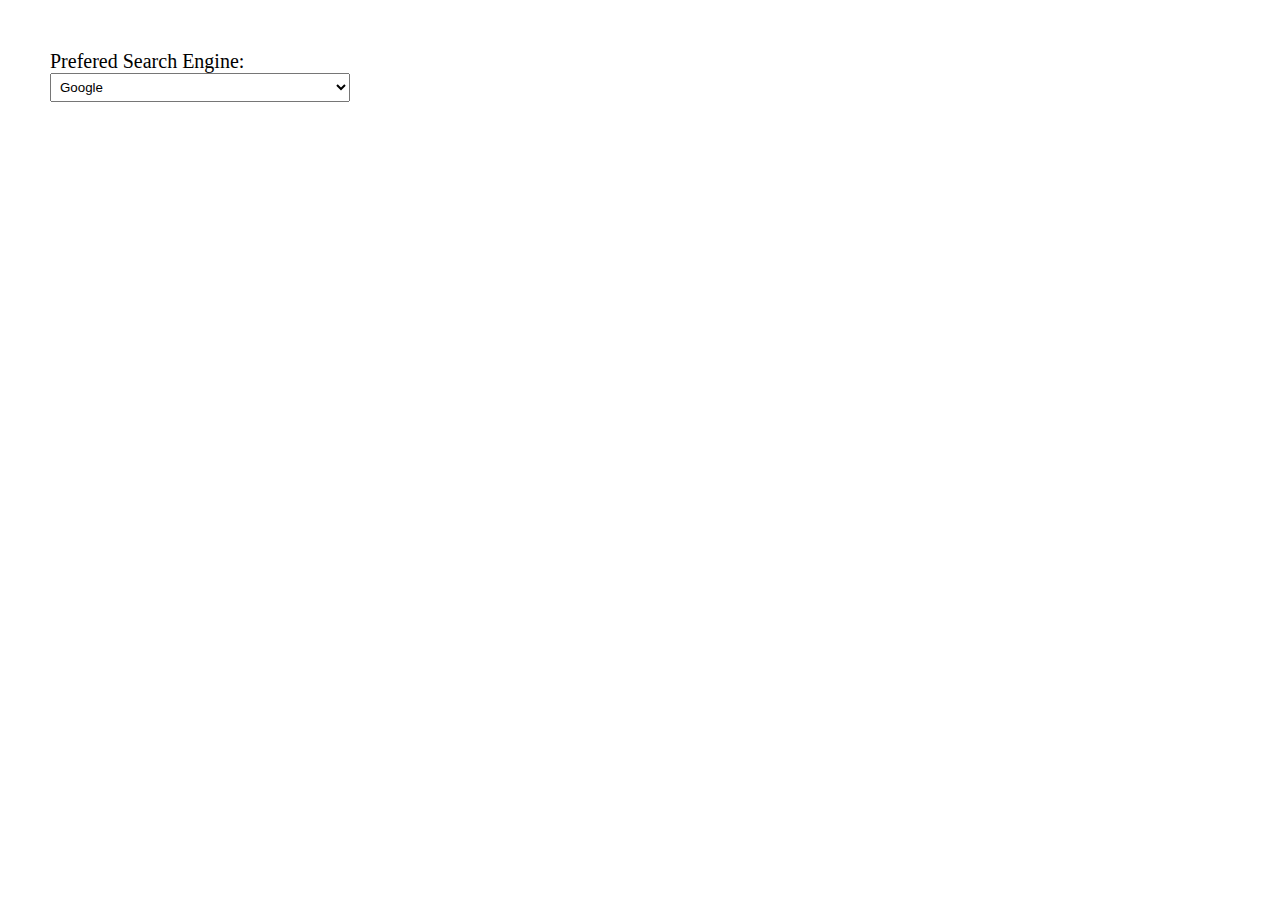
<file: Search Extension/index.html>
<!DOCTYPE html>
<html lang="en">
  <head>
    <meta charset="UTF-8" />
    <meta name="viewport" content="width=device-width, initial-scale=1.0" />
    <link rel="stylesheet" href="css/index.css" />
    <title>Search Text</title>
  </head>
  <body>
    <section class="content">
      <label>
        Prefered Search Engine:
        <select id="search-engine">
          <option value="google">Google</option>
          <option value="bing">Bing</option>
          <option value="yahoo">Yahoo</option>
          <option value="duckduckgo">DuckDuckGo</option>
        </select>
      </label>
    </section>
    <script src="js/index.js"></script>
  </body>
</html>
</file>
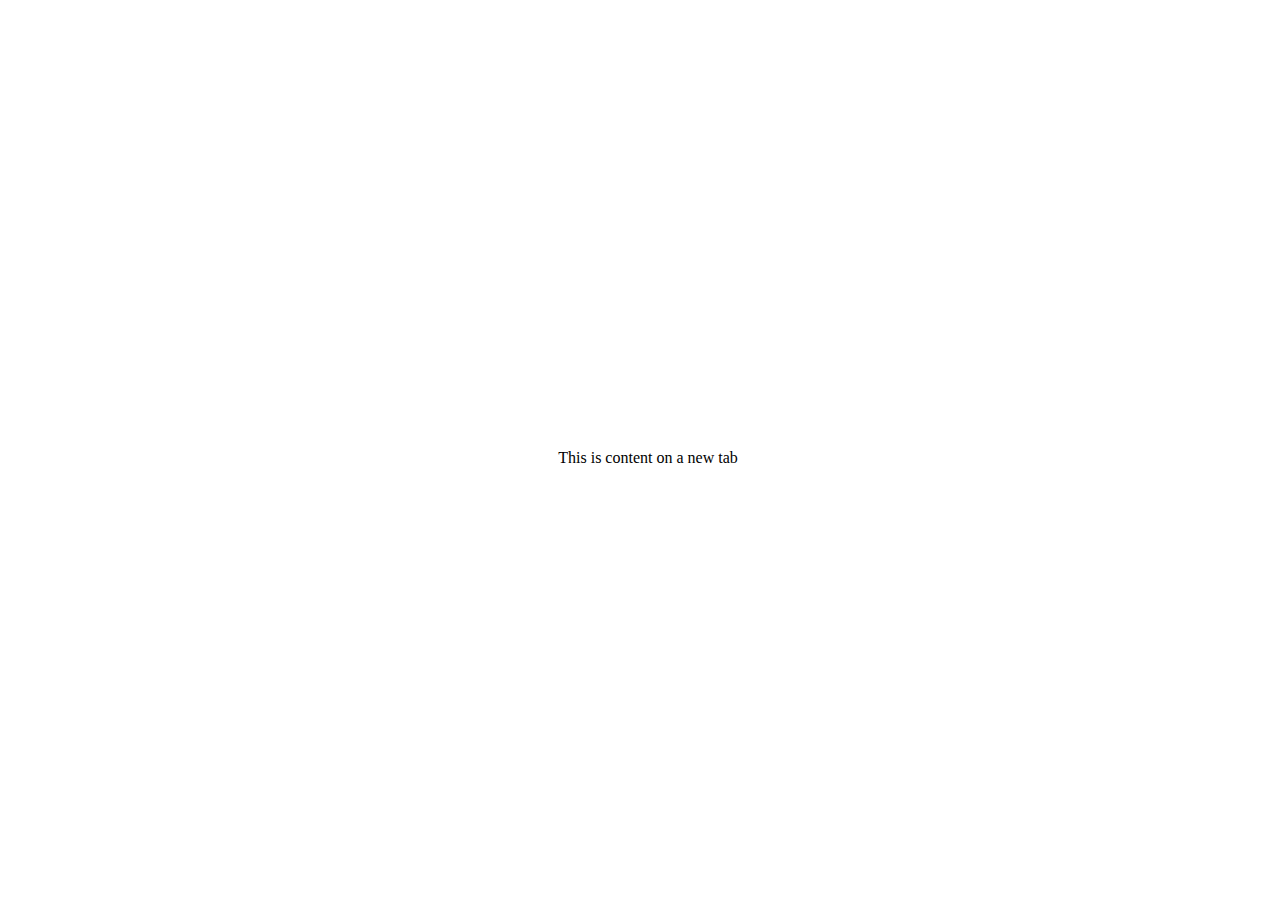
<file: Section 3/Lecture 10/index.html>
<!DOCTYPE html>
<html lang="en">
  <head>
    <meta charset="UTF-8" />
    <meta http-equiv="X-UA-Compatible" content="IE=edge" />
    <meta name="viewport" content="width=device-width, initial-scale=1.0" />
    <title>My Extension</title>
  </head>
  <body>
    <div
      style="
        width: 100vw;
        height: 100vh;
        display: flex;
        align-items: center;
        justify-content: center;
      "
    >
      This is content on a new tab
    </div>
  </body>
</html>
</file>
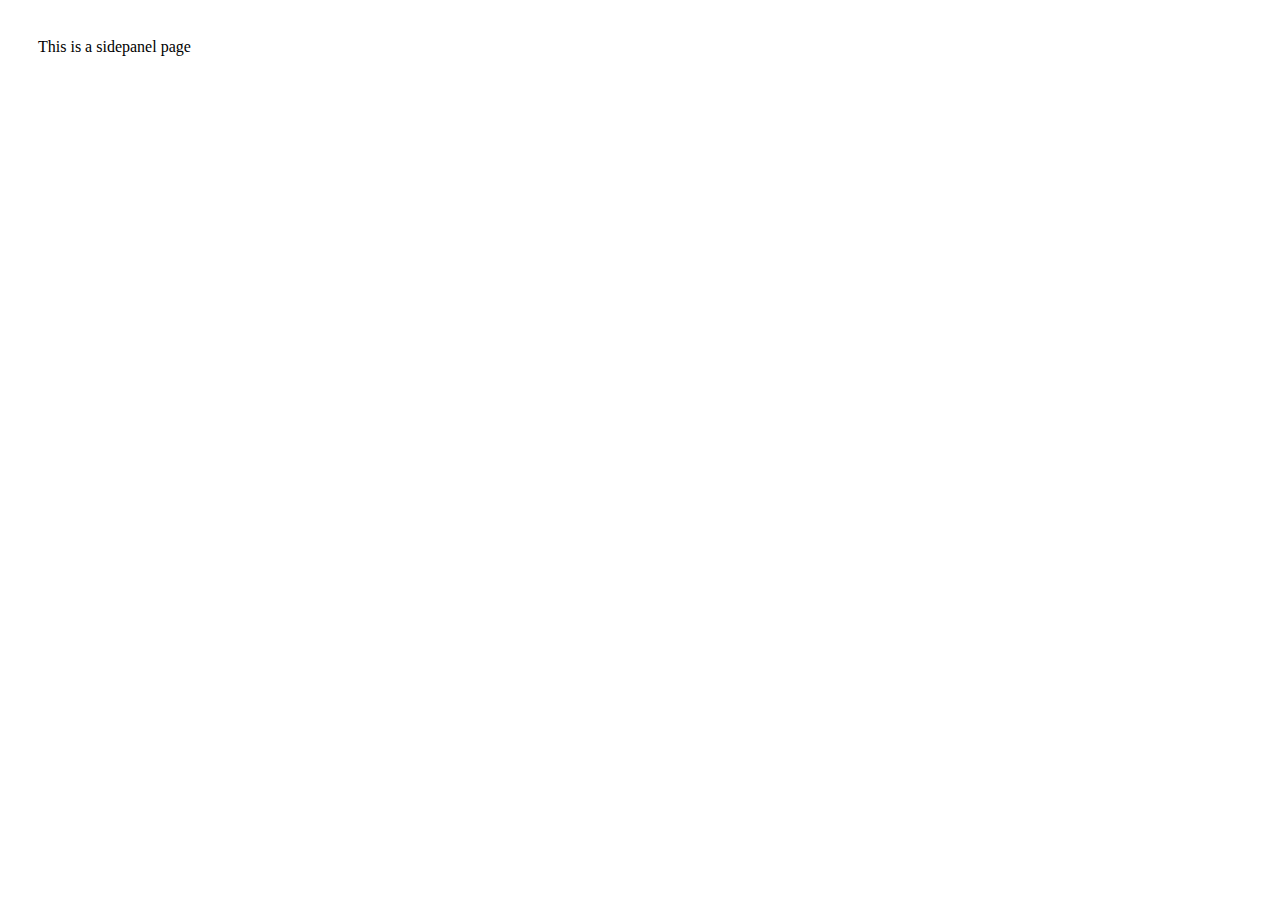
<file: Section 3/Lecture 14/index.html>
<!DOCTYPE html>
<html lang="en">
  <head>
    <meta charset="UTF-8" />
    <meta http-equiv="X-UA-Compatible" content="IE=edge" />
    <meta name="viewport" content="width=device-width, initial-scale=1.0" />
    <title>My Extension</title>
  </head>
  <body>
    <div style="width: 300px; padding: 30px">
      This is a sidepanel page
    </div>
  </body>
</html>
</file>
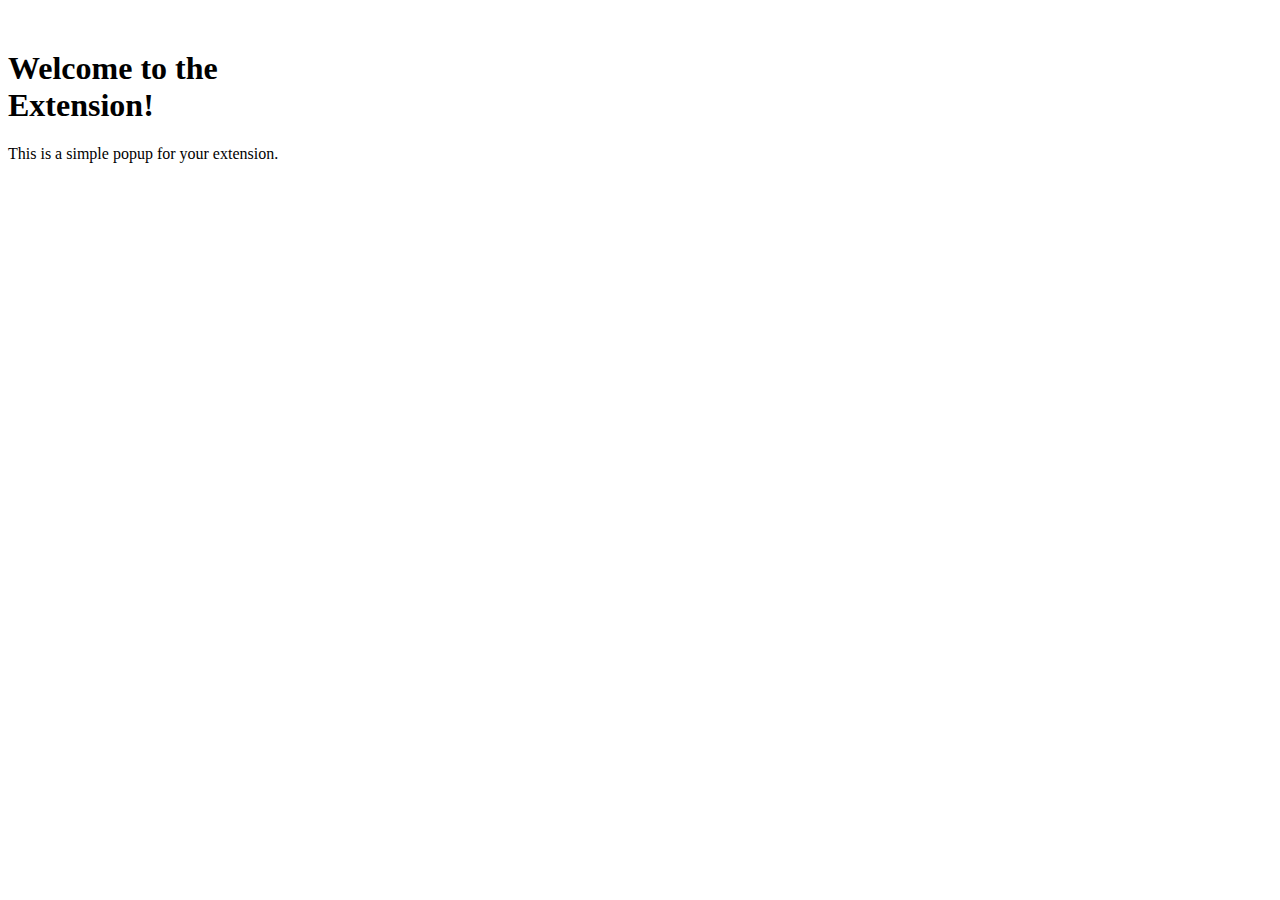
<file: Section 3/Lecture 8/index.html>
<!DOCTYPE html>
<html lang="en">
  <head>
    <meta charset="UTF-8" />
    <meta name="viewport" content="width=device-width, initial-scale=1.0" />
    <title>Extension Popup</title>
  </head>
  <body>
    <div style="width: 300px; align-items: center; margin-top: 50px">
      <h1>Welcome to the Extension!</h1>
      <p>This is a simple popup for your extension.</p>
    </div>
  </body>
</html>
</file>
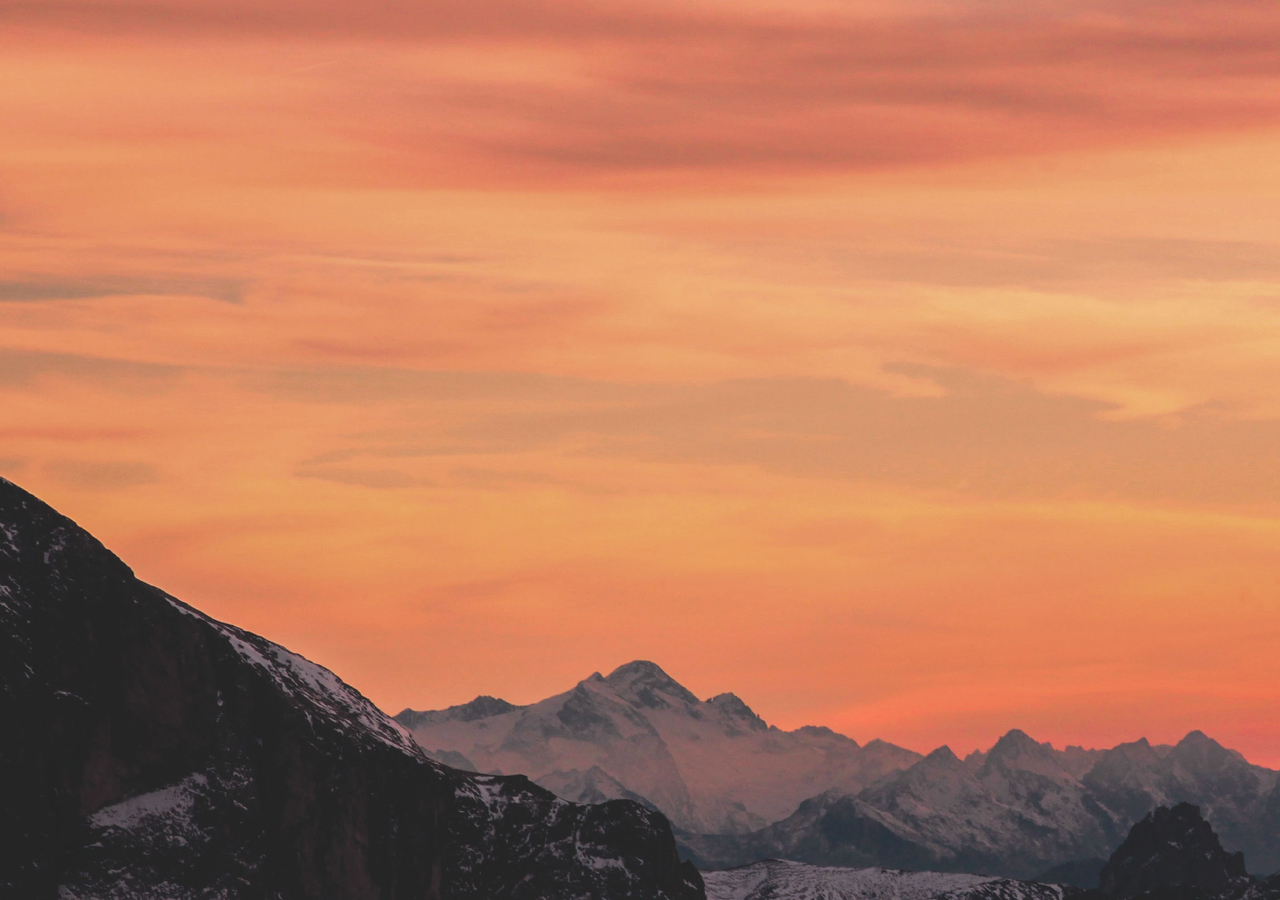
<file: Section 4/Lecture 17/index.html>
<!DOCTYPE html>
<html lang="en">
  <head>
    <meta charset="UTF-8" />
    <meta name="viewport" content="width=device-width, initial-scale=1.0" />
    <title>New Tab</title>
    <link rel="stylesheet" href="css/index.css" />
  </head>
  <body>
    <div id="bg" class="wrapper">
      <div class="content">
        <h1 id="time"></h1>
      </div>
    </div>
  </body>
</html>
</file>
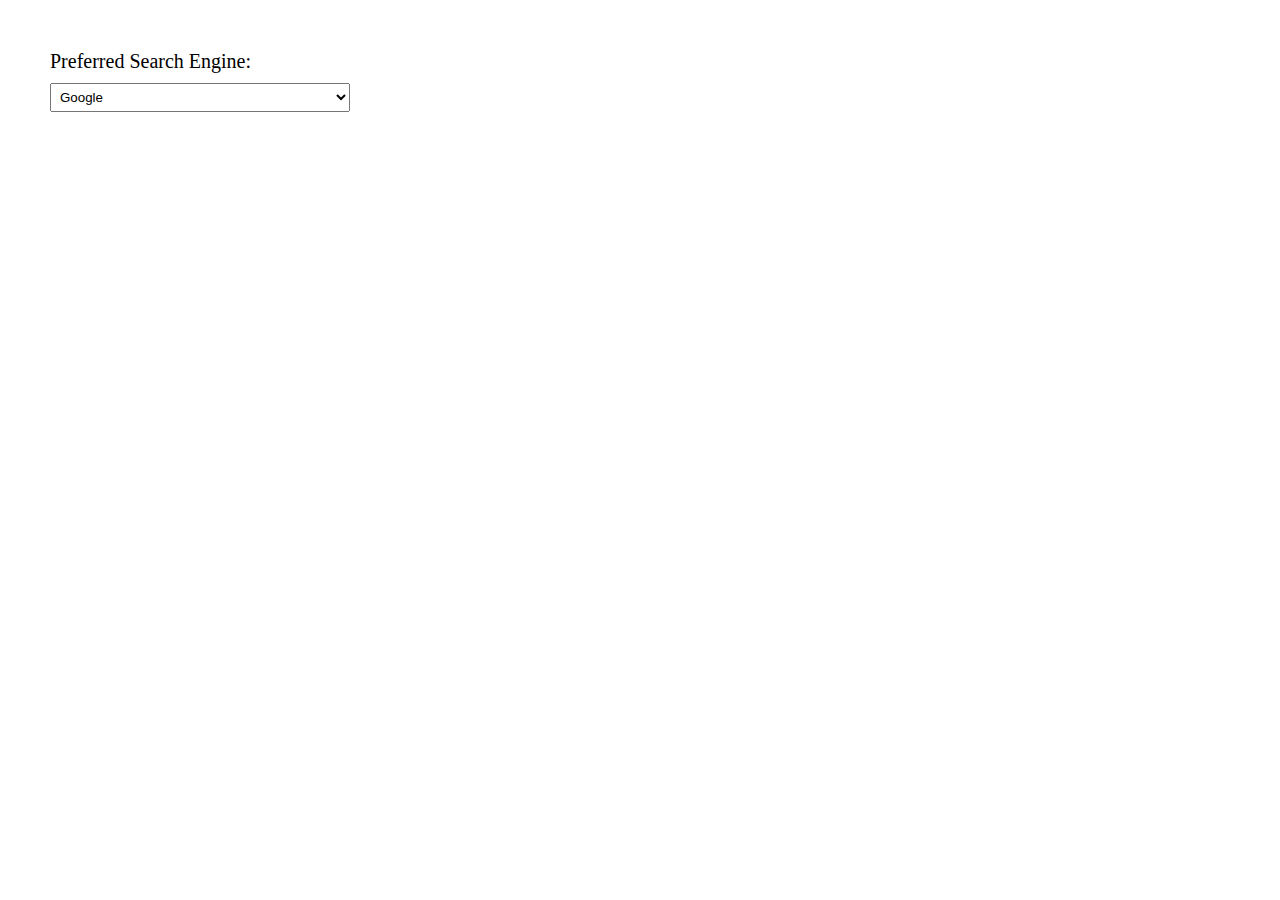
<file: Section 5/Lecture 21/index.html>
<!DOCTYPE html>
<html lang="en">
  <head>
    <meta charset="UTF-8" />
    <meta name="viewport" content="width=device-width, initial-scale=1.0" />
    <title>Search Text</title>
    <link rel="stylesheet" href="css/index.css" />
  </head>
  <body>
    <section class="content">
      <label>Preferred Search Engine:</label>
      <select id="search-engine">
        <option value="google">Google</option>
        <option value="bing">Bing</option>
        <option value="yahoo">Yahoo</option>
        <option value="duckduckgo">DuckDuckGo</option>
      </select>
    </section>
  </body>
</html>
</file>
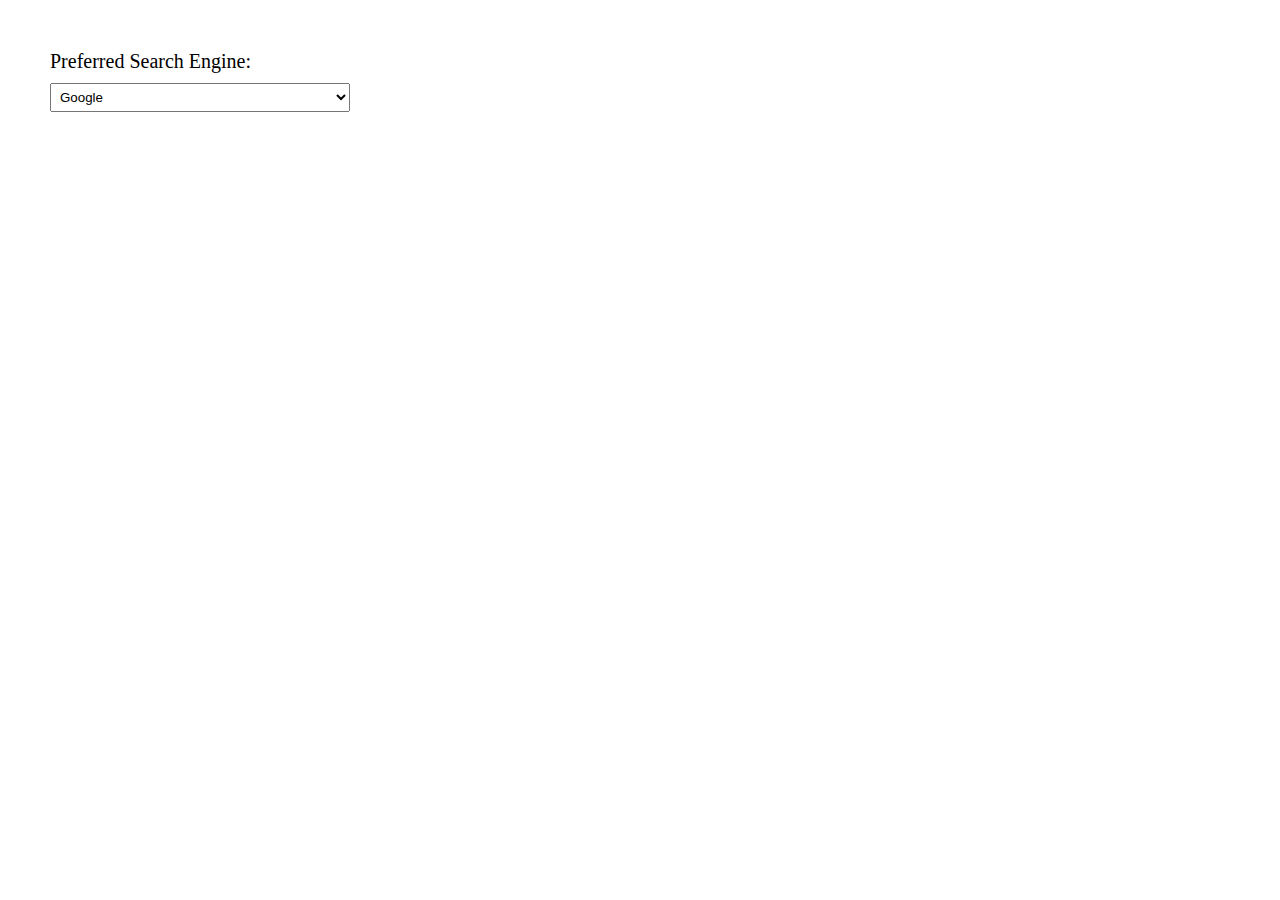
<file: Section 5/Lecture 23/index.html>
<!DOCTYPE html>
<html lang="en">
  <head>
    <meta charset="UTF-8" />
    <meta name="viewport" content="width=device-width, initial-scale=1.0" />
    <title>Search Text</title>
    <link rel="stylesheet" href="css/index.css" />
  </head>
  <body>
    <section class="content">
      <label>Preferred Search Engine:</label>
      <select id="search-engine">
        <option value="google">Google</option>
        <option value="bing">Bing</option>
        <option value="yahoo">Yahoo</option>
        <option value="duckduckgo">DuckDuckGo</option>
      </select>
    </section>
    <script src="js/scripts.js"></script>
  </body>
</html>
</file>
<file: Search Extension/css/index.css>
body {
  margin: 0;
}

.content {
  padding: 50px;
  width: 300px;
}

.content label {
  display: block;
  font-size: 20px;
  margin-bottom: 10px;
}

.content select {
  margin: 0;
  padding: 5px;
  width: 100%;
}
</file>
<file: Section 4/Lecture 17/css/index.css>
body {
  margin: 0;
}

.wrapper {
  align-items: center;
  background: url(../images/bg-1.jpg);
  display: flex;
  height: 100vh;
  justify-content: center;
  width: 100vw;
}

.content {
  text-align: center;
}

.content h1 {
  color: #fff;
  font-size: 120px;
  margin: 0;
}

.content h2 {
  color: #fff;
  font-size: 50px;
  font-weight: 400;
  margin: 0;
}

.info {
  margin-top: 30px;
}

.info input {
  background: none;
  border: none;
  border-bottom: 3px solid #fff;
  color: #fff;
  font-size: 20px;
  margin-right: 15px;
  outline: none;
  padding: 10px;
  width: 300px;
}

.info input::placeholder {
  color: #fff;
  opacity: 0.5;
}

button.has-name {
  background: none;
  border: none;
  color: #fff;
  cursor: pointer;
  display: block;
  margin: 0 auto;
  opacity: 0.5;
}

button.has-name:hover {
  opacity: 1;
}

button.no-name {
  background: none;
  border: 2px solid #fff;
  border-radius: 4px;
  color: #fff;
  cursor: pointer;
  font-size: 20px;
  outline: none;
  padding: 10px 30px;
}

button.no-name:hover {
  background: #fff;
  color: #000;
}
</file>
<file: Section 5/Lecture 21/css/index.css>
body {
  margin: 0;
}

.content {
  padding: 50px;
  width: 300px;
}

.content label {
  display: block;
  font-size: 20px;
  margin-bottom: 10px;
}

.content select {
  margin: 0;
  padding: 5px;
  width: 100%;
}
</file>
<file: Section 5/Lecture 23/css/index.css>
body {
  margin: 0;
}

.content {
  padding: 50px;
  width: 300px;
}

.content label {
  display: block;
  font-size: 20px;
  margin-bottom: 10px;
}

.content select {
  margin: 0;
  padding: 5px;
  width: 100%;
}
</file>
